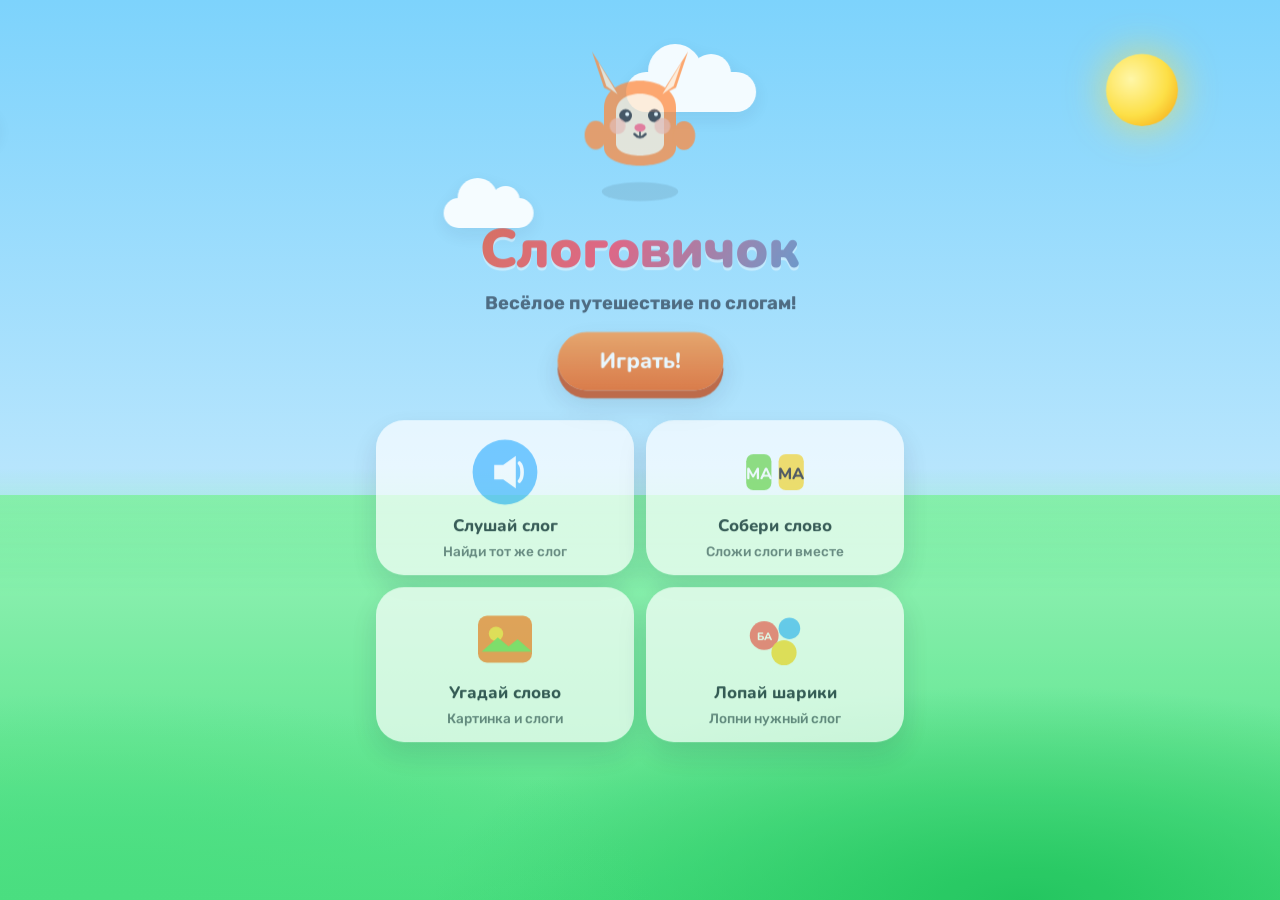
<file: index.html>
<!DOCTYPE html>
<html lang="ru">
<head>
  <meta charset="UTF-8" />
  <meta http-equiv="refresh" content="0; url=syllable-game/" />
  <title>Слоговичок</title>
  <link rel="canonical" href="syllable-game/" />
</head>
<body>
  <p><a href="syllable-game/">Открыть игру «Слоговичок»</a></p>
</body>
</html>
</file>
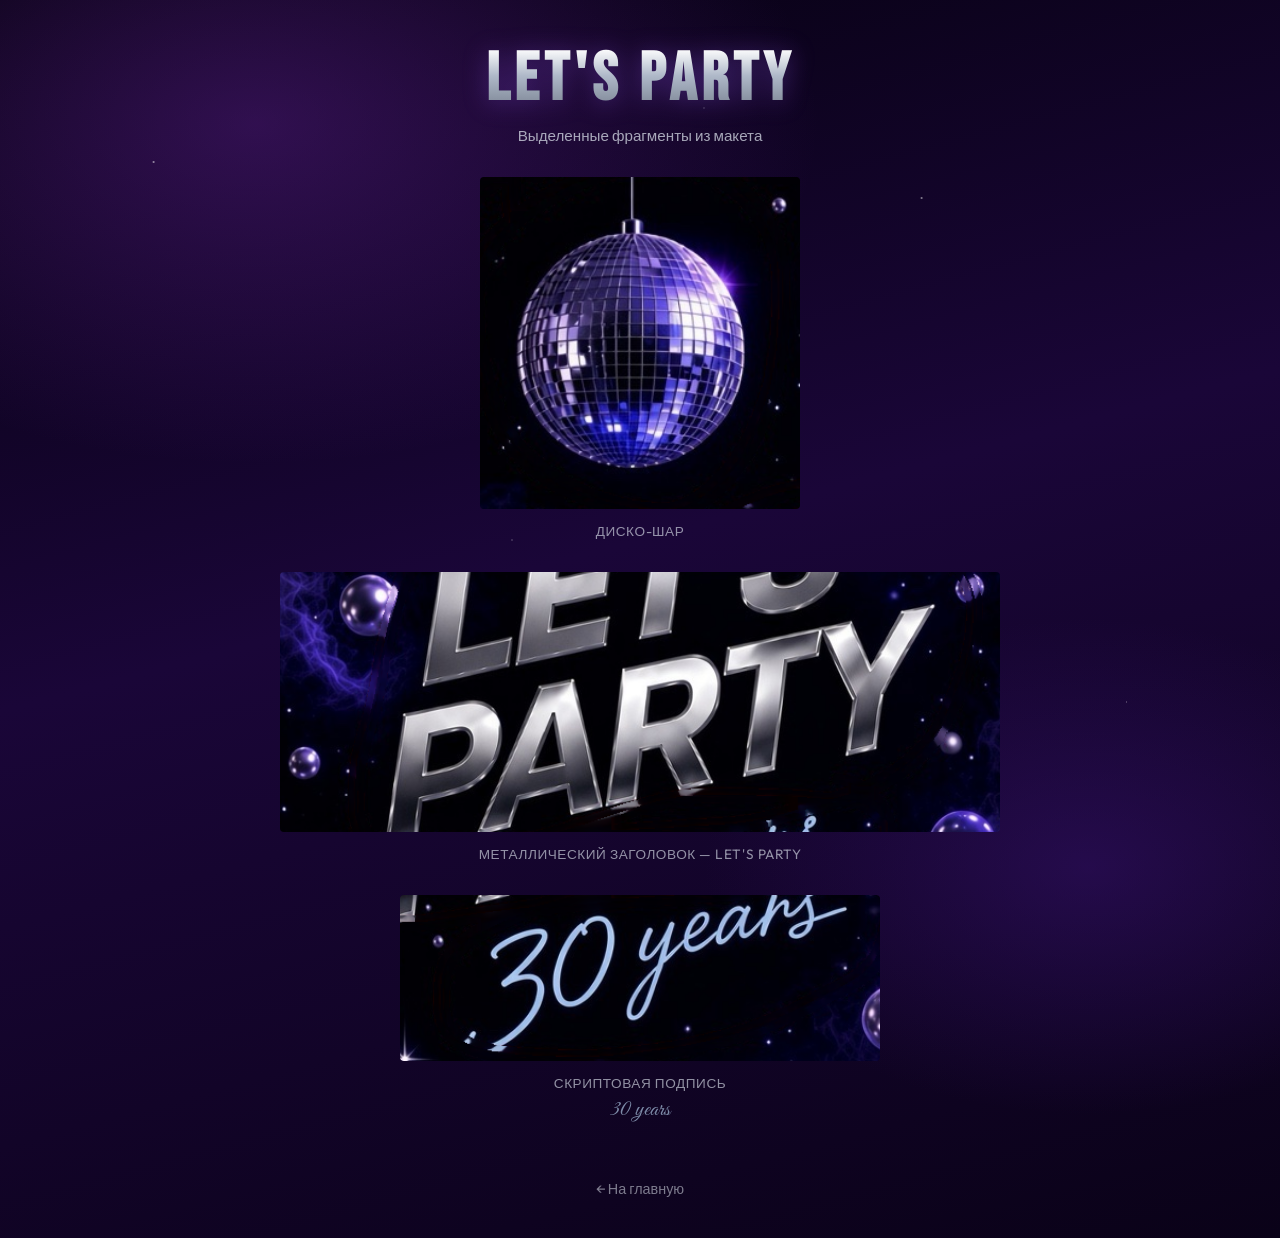
<file: party-fragments/index.html>
<!DOCTYPE html>
<html lang="ru">
<head>
  <meta charset="UTF-8" />
  <meta name="viewport" content="width=device-width, initial-scale=1" />
  <title>Выделенные фрагменты — Let's Party</title>
  <link rel="preconnect" href="https://fonts.googleapis.com" />
  <link rel="preconnect" href="https://fonts.gstatic.com" crossorigin />
  <link href="https://fonts.googleapis.com/css2?family=Bebas+Neue&family=Great+Vibes&family=Outfit:wght@300;500&display=swap" rel="stylesheet" />
  <style>
    :root {
      --bg-deep: #05010f;
      --bg-mid: #1a0638;
      --silver: #d8dee8;
      --script: #b8d4f0;
      --glow: #9b5cff;
    }

    * { box-sizing: border-box; margin: 0; padding: 0; }

    body {
      min-height: 100vh;
      font-family: Outfit, sans-serif;
      color: var(--silver);
      background:
        radial-gradient(ellipse 80% 50% at 20% 10%, rgba(120, 40, 180, 0.35), transparent 55%),
        radial-gradient(ellipse 60% 40% at 85% 70%, rgba(60, 20, 120, 0.45), transparent 50%),
        linear-gradient(165deg, var(--bg-deep), var(--bg-mid) 45%, #0a0218);
      overflow-x: hidden;
    }

    body::before {
      content: "";
      position: fixed;
      inset: 0;
      background-image:
        radial-gradient(1.5px 1.5px at 12% 18%, rgba(255,255,255,.7), transparent),
        radial-gradient(1px 1px at 40% 60%, rgba(255,255,255,.5), transparent),
        radial-gradient(1.5px 1.5px at 72% 22%, rgba(255,255,255,.65), transparent),
        radial-gradient(1px 1px at 88% 78%, rgba(255,255,255,.45), transparent),
        radial-gradient(1px 1px at 55% 12%, rgba(255,255,255,.4), transparent);
      pointer-events: none;
      animation: twinkle 6s ease-in-out infinite alternate;
    }

    @keyframes twinkle {
      from { opacity: 0.55; }
      to { opacity: 1; }
    }

    @keyframes float-y {
      from { transform: translateY(0); }
      to { transform: translateY(-10px); }
    }

    @keyframes fade-up {
      from { opacity: 0; transform: translateY(24px); }
      to { opacity: 1; transform: translateY(0); }
    }

    header {
      padding: 2.5rem 1.25rem 1rem;
      text-align: center;
      animation: fade-up 0.8s ease both;
    }

    header h1 {
      font-family: Bebas Neue, sans-serif;
      font-size: clamp(2.4rem, 8vw, 4.2rem);
      letter-spacing: 0.08em;
      background: linear-gradient(180deg, #fff 10%, #aeb8c8 45%, #6a7382 100%);
      -webkit-background-clip: text;
      background-clip: text;
      color: transparent;
      filter: drop-shadow(0 2px 12px rgba(155, 92, 255, 0.35));
    }

    header p {
      margin-top: 0.35rem;
      font-weight: 300;
      opacity: 0.75;
      font-size: 0.95rem;
    }

    .gallery {
      max-width: 980px;
      margin: 0 auto;
      padding: 1rem 1.25rem 3.5rem;
      display: grid;
      gap: 2rem;
    }

    figure {
      margin: 0;
      text-align: center;
      animation: fade-up 0.9s ease both;
    }

    figure:nth-child(1) { animation-delay: 0.1s; }
    figure:nth-child(2) { animation-delay: 0.25s; }
    figure:nth-child(3) { animation-delay: 0.4s; }

    figure img {
      display: block;
      width: 100%;
      height: auto;
      margin-inline: auto;
      border-radius: 4px;
      animation: float-y 4.5s ease-in-out infinite alternate;
    }

    figure:nth-child(2) img { animation-delay: 0.6s; max-width: 720px; }
    figure:nth-child(3) img { animation-delay: 1.2s; max-width: 480px; }
    figure:nth-child(1) img { max-width: 320px; }

    figcaption {
      margin-top: 0.85rem;
      font-size: 0.85rem;
      letter-spacing: 0.04em;
      text-transform: uppercase;
      opacity: 0.65;
    }

    figcaption .script {
      display: block;
      margin-top: 0.2rem;
      font-family: Great Vibes, cursive;
      font-size: 1.45rem;
      text-transform: none;
      letter-spacing: 0;
      color: var(--script);
      opacity: 1;
    }

    .back {
      display: block;
      text-align: center;
      padding-bottom: 2.5rem;
      color: rgba(216, 222, 232, 0.55);
      text-decoration: none;
      font-size: 0.9rem;
    }

    .back:hover { color: var(--glow); }
  </style>
</head>
<body>
  <header>
    <h1>LET'S PARTY</h1>
    <p>Выделенные фрагменты из макета</p>
  </header>

  <main class="gallery">
    <figure>
      <img src="disco-ball.png" alt="Диско-шар" width="265" height="275" />
      <figcaption>Диско-шар</figcaption>
    </figure>

    <figure>
      <img src="lets-party.png" alt="Надпись LET'S PARTY" width="670" height="245" />
      <figcaption>Металлический заголовок — LET'S PARTY</figcaption>
    </figure>

    <figure>
      <img src="30-years.png" alt="Надпись 30 years" width="435" height="145" />
      <figcaption>Скриптовая подпись <span class="script">30 years</span></figcaption>
    </figure>
  </main>

  <a class="back" href="../">← На главную</a>
</body>
</html>
</file>
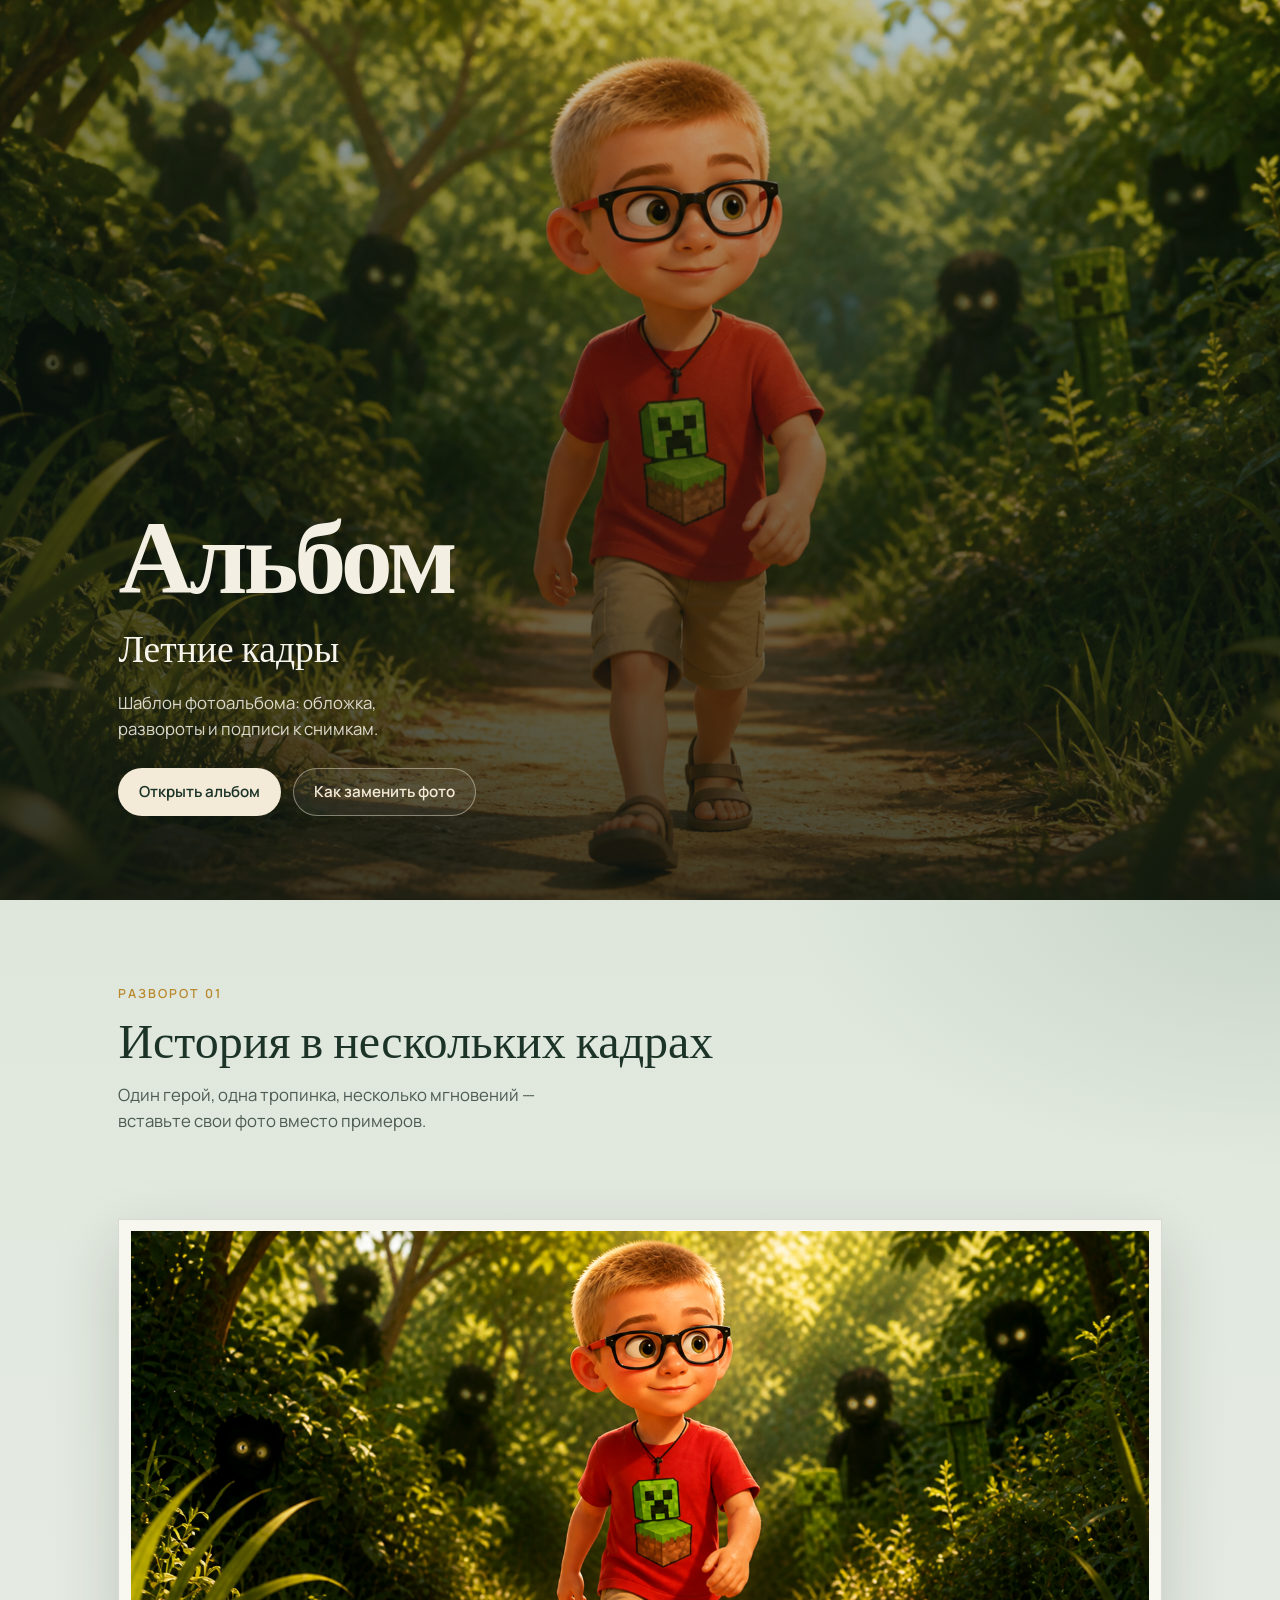
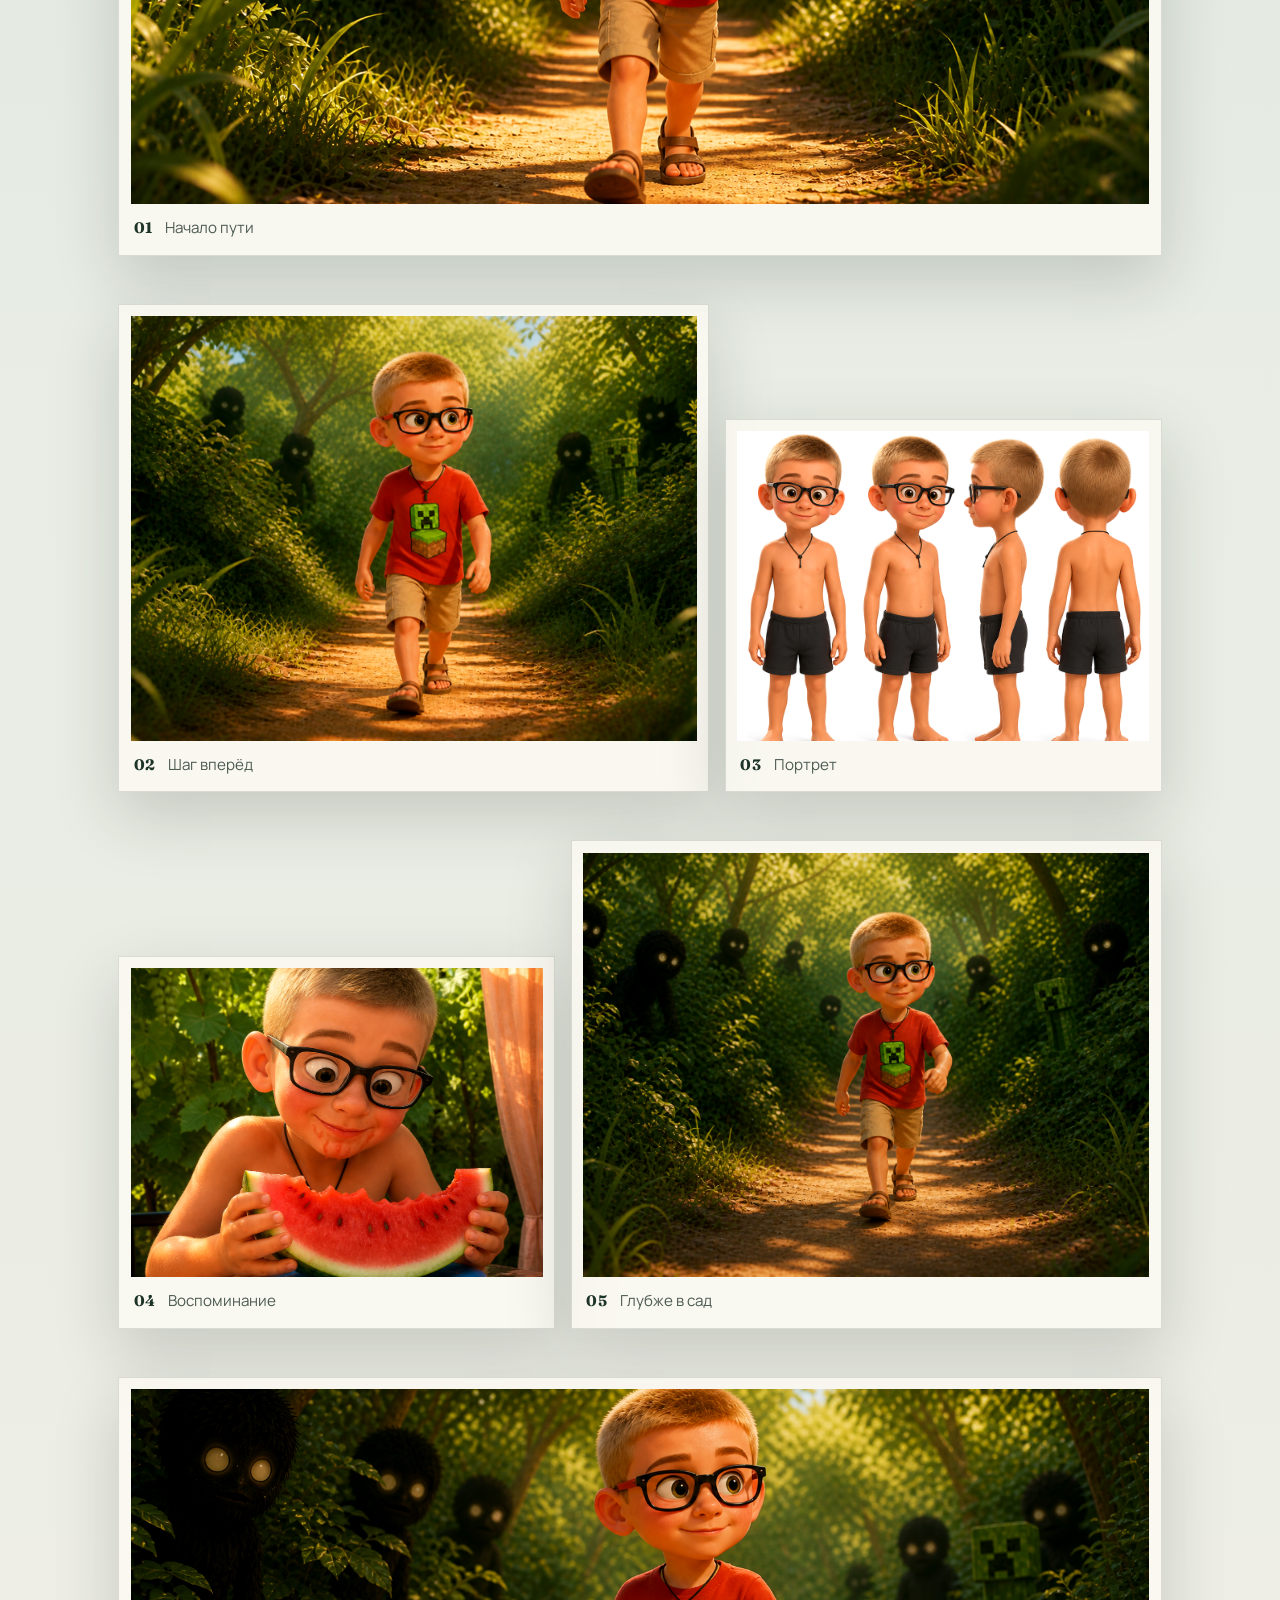
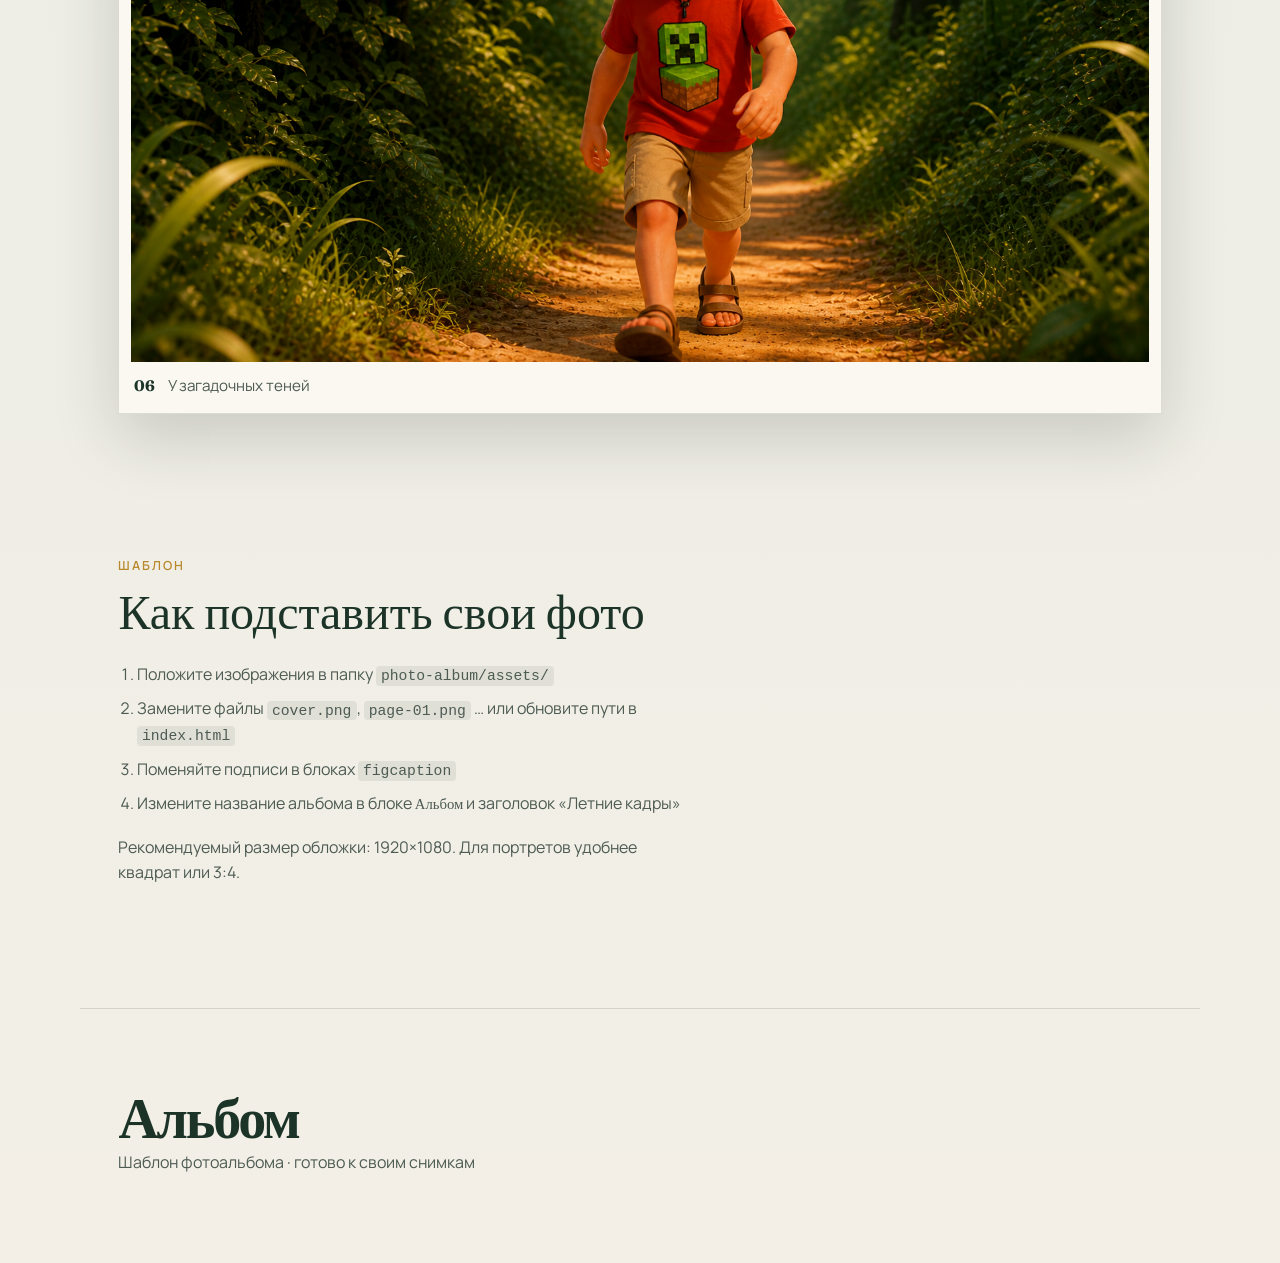
<file: photo-album/index.html>
<!DOCTYPE html>
<html lang="ru">
<head>
  <meta charset="UTF-8" />
  <meta name="viewport" content="width=device-width, initial-scale=1" />
  <title>Альбом — шаблон фотоальбома</title>
  <link rel="preconnect" href="https://fonts.googleapis.com" />
  <link rel="preconnect" href="https://fonts.gstatic.com" crossorigin />
  <link href="https://fonts.googleapis.com/css2?family=Fraunces:opsz,wght@9..144,500;9..144,700&family=Manrope:wght@400;500;600&display=swap" rel="stylesheet" />
  <link rel="stylesheet" href="css/style.css" />
</head>
<body>
  <header class="hero">
    <div class="hero__media" aria-hidden="true">
      <img src="assets/cover.png" alt="" class="hero__image" />
      <div class="hero__veil"></div>
    </div>

    <div class="hero__content">
      <p class="brand">Альбом</p>
      <h1 class="hero__title">Летние кадры</h1>
      <p class="hero__lead">Шаблон фотоальбома: обложка, развороты и подписи к снимкам.</p>
      <div class="hero__actions">
        <a class="btn btn--primary" href="#spreads">Открыть альбом</a>
        <a class="btn btn--ghost" href="#how">Как заменить фото</a>
      </div>
    </div>
  </header>

  <main>
    <section class="intro" id="intro">
      <p class="eyebrow">Разворот 01</p>
      <h2>История в нескольких кадрах</h2>
      <p class="section-lead">Один герой, одна тропинка, несколько мгновений — вставьте свои фото вместо примеров.</p>
    </section>

    <section class="spreads" id="spreads">
      <article class="spread spread--featured">
        <figure class="photo photo--wide">
          <img src="assets/page-01.png" alt="Персонаж идёт по садовой тропинке" data-full="assets/page-01.png" />
          <figcaption>
            <span class="photo__label">01</span>
            <span>Начало пути</span>
          </figcaption>
        </figure>
      </article>

      <article class="spread spread--pair">
        <figure class="photo">
          <img src="assets/page-02.png" alt="Шаг вперёд по тропинке" data-full="assets/page-02.png" />
          <figcaption>
            <span class="photo__label">02</span>
            <span>Шаг вперёд</span>
          </figcaption>
        </figure>
        <figure class="photo">
          <img src="assets/portrait.png" alt="Портрет персонажа на белом фоне" data-full="assets/portrait.png" />
          <figcaption>
            <span class="photo__label">03</span>
            <span>Портрет</span>
          </figcaption>
        </figure>
      </article>

      <article class="spread spread--pair spread--reverse">
        <figure class="photo">
          <img src="assets/memory.png" alt="Тёплый летний снимок" data-full="assets/memory.png" />
          <figcaption>
            <span class="photo__label">04</span>
            <span>Воспоминание</span>
          </figcaption>
        </figure>
        <figure class="photo">
          <img src="assets/page-03.png" alt="Глубже в сад" data-full="assets/page-03.png" />
          <figcaption>
            <span class="photo__label">05</span>
            <span>Глубже в сад</span>
          </figcaption>
        </figure>
      </article>

      <article class="spread spread--featured">
        <figure class="photo photo--wide">
          <img src="assets/page-04.png" alt="У загадочных кустов" data-full="assets/page-04.png" />
          <figcaption>
            <span class="photo__label">06</span>
            <span>У загадочных теней</span>
          </figcaption>
        </figure>
      </article>
    </section>

    <section class="how" id="how">
      <p class="eyebrow">Шаблон</p>
      <h2>Как подставить свои фото</h2>
      <ol class="how__list">
        <li>Положите изображения в папку <code>photo-album/assets/</code></li>
        <li>Замените файлы <code>cover.png</code>, <code>page-01.png</code> … или обновите пути в <code>index.html</code></li>
        <li>Поменяйте подписи в блоках <code>figcaption</code></li>
        <li>Измените название альбома в блоке <code class="brand-inline">Альбом</code> и заголовок «Летние кадры»</li>
      </ol>
      <p class="how__note">Рекомендуемый размер обложки: 1920×1080. Для портретов удобнее квадрат или 3:4.</p>
    </section>
  </main>

  <footer class="footer">
    <p class="brand brand--footer">Альбом</p>
    <p>Шаблон фотоальбома · готово к своим снимкам</p>
  </footer>

  <div class="lightbox" id="lightbox" hidden>
    <button type="button" class="lightbox__close" aria-label="Закрыть">×</button>
    <img class="lightbox__image" alt="" />
  </div>

  <script src="js/album.js"></script>
</body>
</html>
</file>
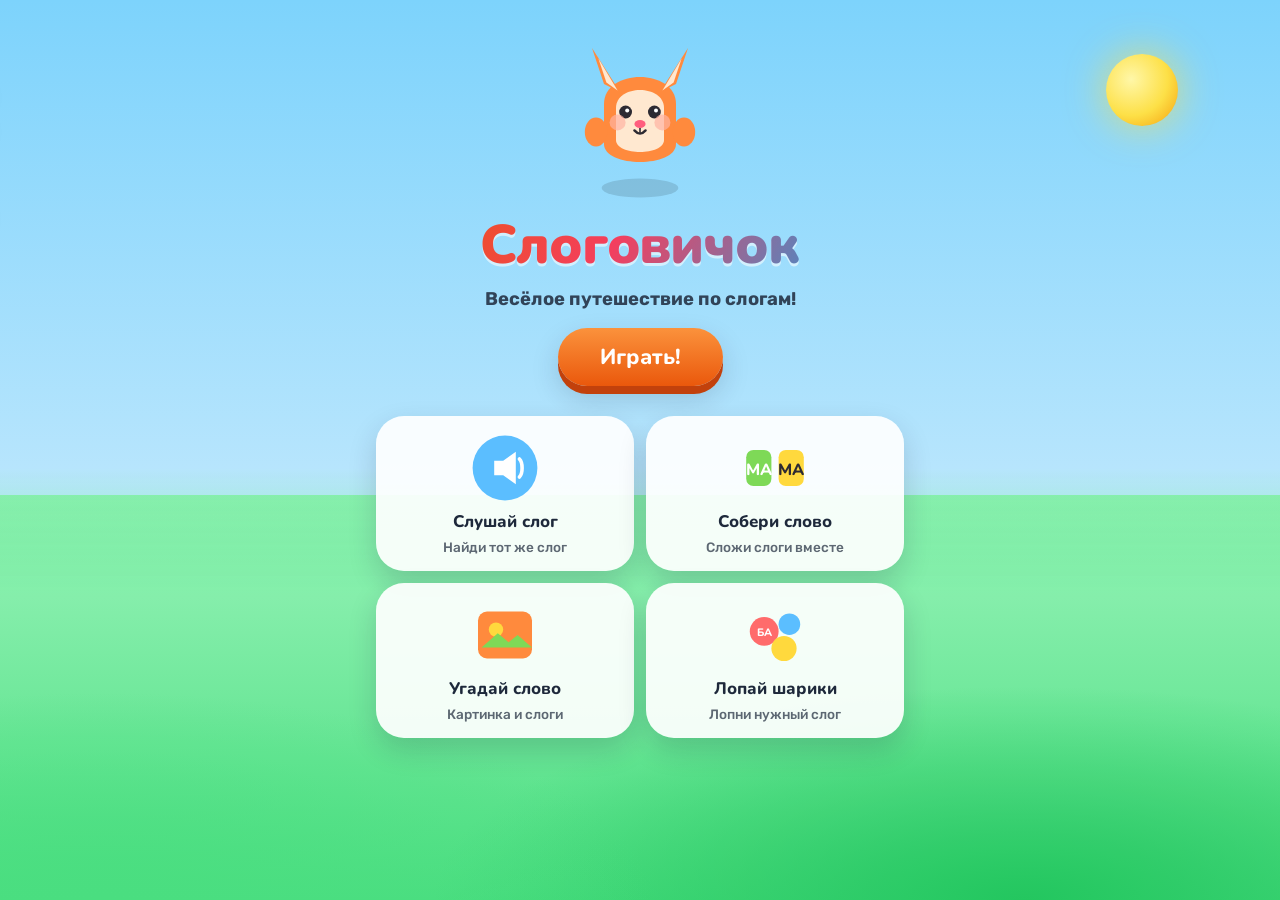
<file: syllable-game/index.html>
<!DOCTYPE html>
<html lang="ru">
<head>
  <meta charset="UTF-8" />
  <meta name="viewport" content="width=device-width, initial-scale=1.0, maximum-scale=1.0, user-scalable=no" />
  <title>Слоговичок — учимся читать!</title>
  <link rel="preconnect" href="https://fonts.googleapis.com" />
  <link rel="preconnect" href="https://fonts.gstatic.com" crossorigin />
  <link href="https://fonts.googleapis.com/css2?family=Nunito:wght@700;800;900&family=Rubik:wght@500;700;800&display=swap" rel="stylesheet" />
  <link rel="stylesheet" href="css/style.css" />
</head>
<body>
  <div class="sky" aria-hidden="true">
    <div class="cloud cloud-1"></div>
    <div class="cloud cloud-2"></div>
    <div class="cloud cloud-3"></div>
    <div class="sun"></div>
    <div class="hills"></div>
  </div>

  <div id="app">
    <!-- HOME -->
    <section id="screen-home" class="screen active">
      <div class="hero">
        <div class="mascot-wrap bounce-soft" id="mascot-home">
          <!-- Friendly fox SVG -->
          <svg class="mascot" viewBox="0 0 200 220" aria-hidden="true">
            <ellipse cx="100" cy="200" rx="48" ry="12" fill="rgba(0,0,0,.12)"/>
            <path d="M55 95 C55 50 145 50 145 95 L145 145 C145 175 55 175 55 145 Z" fill="#FF8A3D"/>
            <path d="M70 100 C70 70 130 70 130 100 L130 140 C130 160 70 160 70 140 Z" fill="#FFE8D0"/>
            <path d="M55 70 L40 25 L75 80 Z" fill="#FF8A3D"/>
            <path d="M145 70 L160 25 L125 80 Z" fill="#FF8A3D"/>
            <path d="M58 68 L48 38 L72 78 Z" fill="#FFE8D0"/>
            <path d="M142 68 L152 38 L128 78 Z" fill="#FFE8D0"/>
            <circle cx="82" cy="105" r="8" fill="#2D2A32"/>
            <circle cx="118" cy="105" r="8" fill="#2D2A32"/>
            <circle cx="84" cy="103" r="2.5" fill="#fff"/>
            <circle cx="120" cy="103" r="2.5" fill="#fff"/>
            <ellipse cx="100" cy="120" rx="7" ry="5" fill="#FF5E7E"/>
            <path d="M93 128 Q100 136 107 128" stroke="#2D2A32" stroke-width="3" fill="none" stroke-linecap="round"/>
            <path d="M100 125 L100 132" stroke="#2D2A32" stroke-width="2"/>
            <ellipse cx="45" cy="130" rx="14" ry="18" fill="#FF8A3D" class="paw-left"/>
            <ellipse cx="155" cy="130" rx="14" ry="18" fill="#FF8A3D" class="paw-right"/>
            <circle cx="72" cy="118" r="10" fill="#FFB4A2" opacity=".7"/>
            <circle cx="128" cy="118" r="10" fill="#FFB4A2" opacity=".7"/>
          </svg>
        </div>
        <h1 class="brand">Слоговичок</h1>
        <p class="tagline">Весёлое путешествие по слогам!</p>
        <button class="btn btn-primary pulse" id="btn-start">Играть!</button>
      </div>

      <div class="mode-grid" id="mode-grid">
        <button class="mode-card" data-mode="listen">
          <span class="mode-icon" aria-hidden="true">
            <svg viewBox="0 0 80 80"><circle cx="40" cy="40" r="36" fill="#5BBEFF"/><path d="M28 32v16h10l14 10V22L38 32H28z" fill="#fff"/><path d="M56 30c4 4 4 16 0 20" stroke="#fff" stroke-width="4" fill="none" stroke-linecap="round"/></svg>
          </span>
          <span class="mode-title">Слушай слог</span>
          <span class="mode-desc">Найди тот же слог</span>
        </button>
        <button class="mode-card" data-mode="build">
          <span class="mode-icon" aria-hidden="true">
            <svg viewBox="0 0 80 80"><rect x="8" y="20" width="28" height="40" rx="8" fill="#7ED957"/><rect x="44" y="20" width="28" height="40" rx="8" fill="#FFD93D"/><text x="22" y="48" text-anchor="middle" fill="#fff" font-size="18" font-weight="800" font-family="Nunito">МА</text><text x="58" y="48" text-anchor="middle" fill="#2D2A32" font-size="18" font-weight="800" font-family="Nunito">МА</text></svg>
          </span>
          <span class="mode-title">Собери слово</span>
          <span class="mode-desc">Сложи слоги вместе</span>
        </button>
        <button class="mode-card" data-mode="picture">
          <span class="mode-icon" aria-hidden="true">
            <svg viewBox="0 0 80 80"><rect x="10" y="14" width="60" height="52" rx="10" fill="#FF8A3D"/><circle cx="30" cy="34" r="8" fill="#FFD93D"/><path d="M14 54l18-16 12 10 10-8 16 14H14z" fill="#7ED957"/></svg>
          </span>
          <span class="mode-title">Угадай слово</span>
          <span class="mode-desc">Картинка и слоги</span>
        </button>
        <button class="mode-card" data-mode="pop">
          <span class="mode-icon" aria-hidden="true">
            <svg viewBox="0 0 80 80"><circle cx="28" cy="36" r="16" fill="#FF6B6B"/><circle cx="56" cy="28" r="12" fill="#5BBEFF"/><circle cx="50" cy="55" r="14" fill="#FFD93D"/><text x="28" y="41" text-anchor="middle" fill="#fff" font-size="12" font-weight="800" font-family="Nunito">БА</text></svg>
          </span>
          <span class="mode-title">Лопай шарики</span>
          <span class="mode-desc">Лопни нужный слог</span>
        </button>
      </div>
    </section>

    <!-- GAME -->
    <section id="screen-game" class="screen">
      <header class="game-bar">
        <button class="btn btn-icon" id="btn-home" aria-label="На главную">←</button>
        <div class="stars" id="stars" aria-label="Звёздочки">
          <span class="star" data-i="0">★</span>
          <span class="star" data-i="1">★</span>
          <span class="star" data-i="2">★</span>
          <span class="star" data-i="3">★</span>
          <span class="star" data-i="4">★</span>
        </div>
        <div class="score-pill" id="score">0</div>
      </header>

      <div class="prompt-area">
        <div class="picture-frame" id="picture-frame" hidden></div>
        <p class="prompt-text" id="prompt-text"></p>
        <button class="btn btn-speak" id="btn-speak" aria-label="Послушать">🔊</button>
      </div>

      <div class="play-area" id="play-area"></div>

      <div class="feedback" id="feedback" aria-live="polite"></div>
    </section>

    <!-- WIN -->
    <section id="screen-win" class="screen">
      <div class="win-card">
        <div class="mascot-wrap celebrate" id="mascot-win"></div>
        <h2>Ура! Ты молодец!</h2>
        <p class="win-score">Звёздочек: <span id="win-stars">0</span></p>
        <div class="win-actions">
          <button class="btn btn-primary" id="btn-again">Ещё раз</button>
          <button class="btn btn-secondary" id="btn-menu">В меню</button>
        </div>
      </div>
      <div class="confetti" id="confetti" aria-hidden="true"></div>
    </section>
  </div>

  <script src="js/illustrations.js"></script>
  <script src="js/data.js"></script>
  <script src="js/game.js"></script>
</body>
</html>
</file>
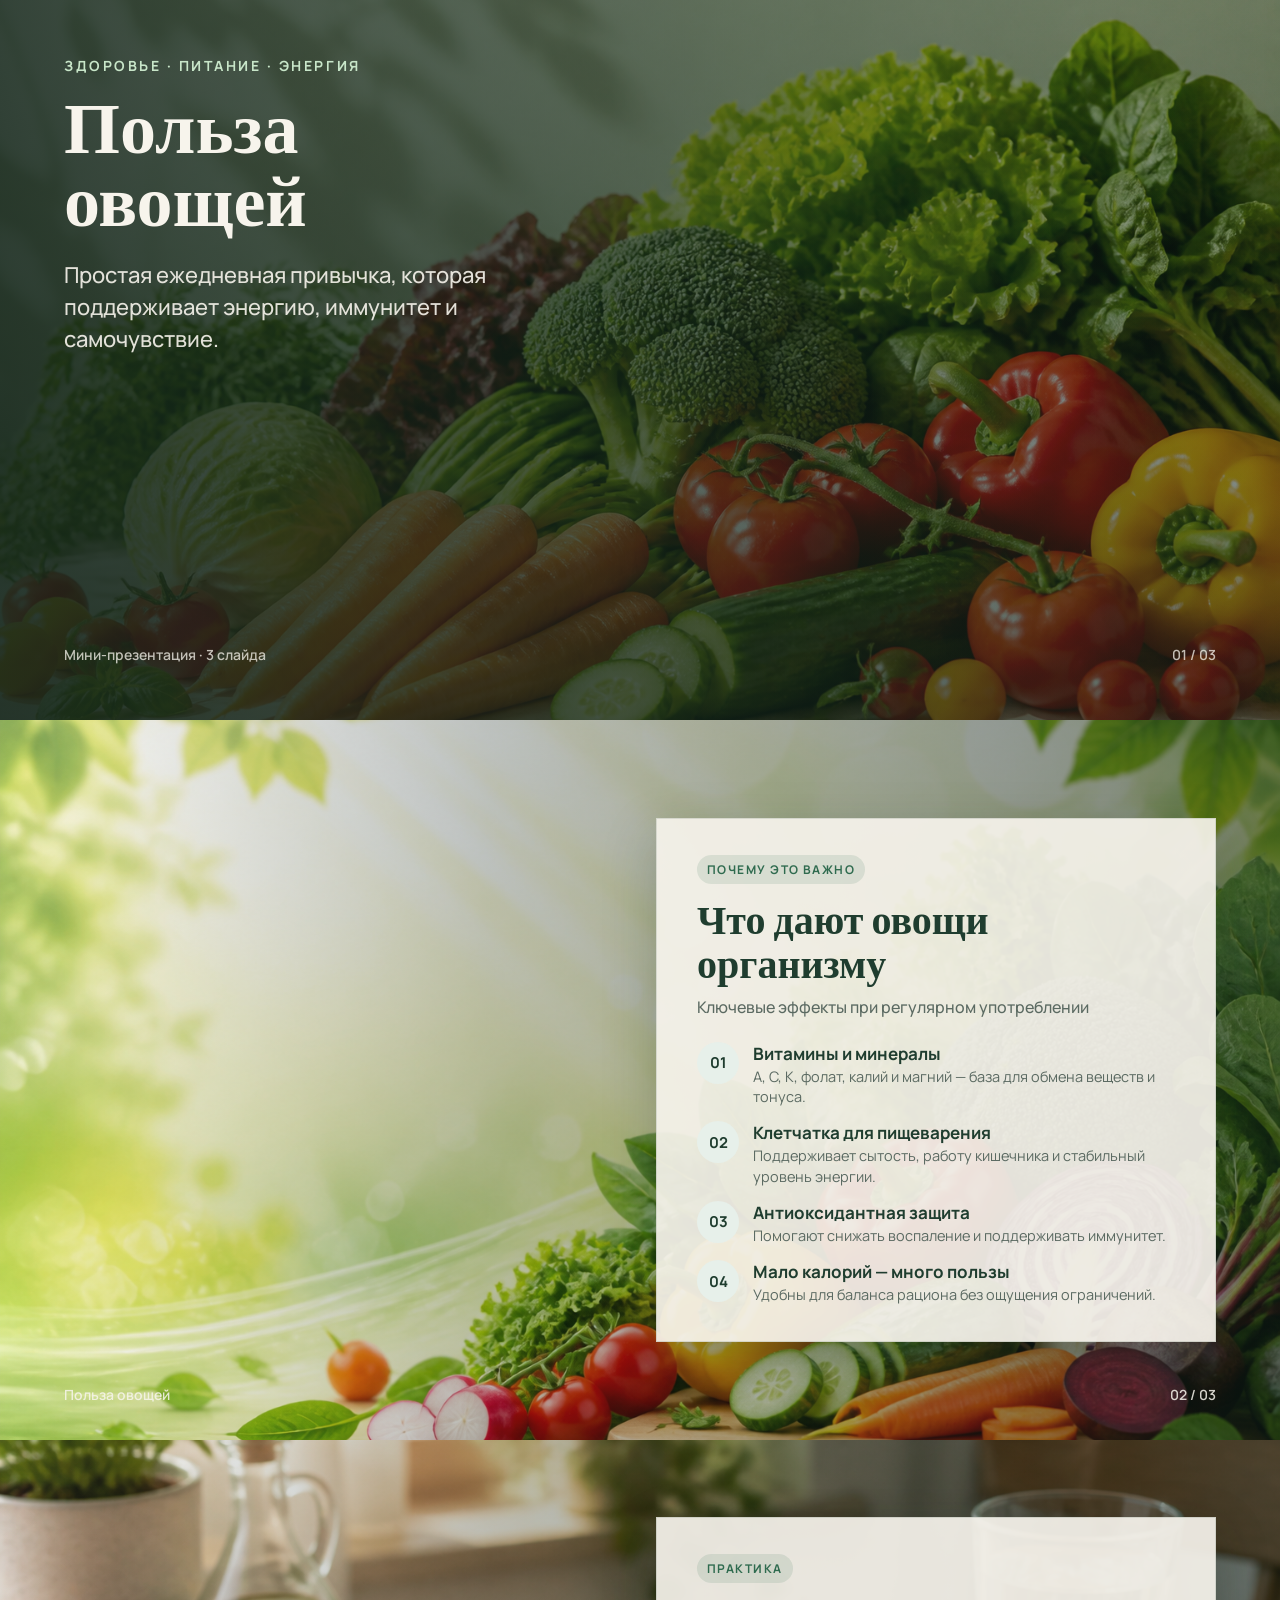
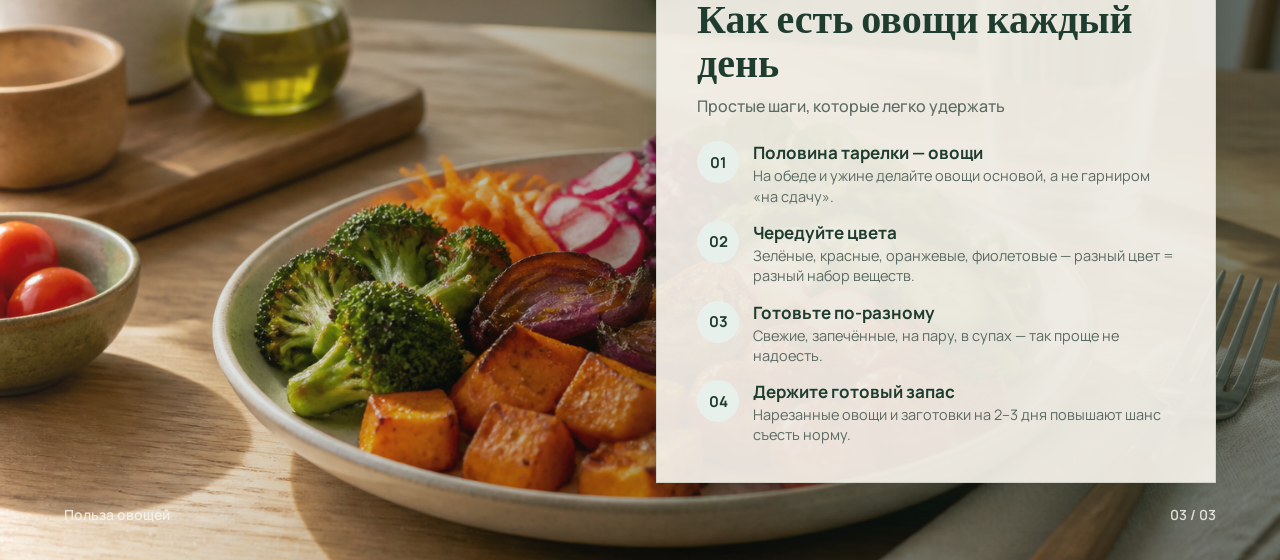
<file: vegetables-presentation/index.html>
<!DOCTYPE html>
<html lang="ru">
<head>
  <meta charset="UTF-8" />
  <title>Польза овощей — презентация</title>
  <link rel="preconnect" href="https://fonts.googleapis.com" />
  <link rel="preconnect" href="https://fonts.gstatic.com" crossorigin />
  <link href="https://fonts.googleapis.com/css2?family=Fraunces:opsz,wght@9..144,600;9..144,700&family=Manrope:wght@400;500;600;700&display=swap" rel="stylesheet" />
  <style>
    @page {
      size: 338.67mm 190.5mm;
      margin: 0;
    }

    :root {
      --green-deep: #1f3d2f;
      --green: #2f6b4f;
      --green-soft: #e7f0ea;
      --sand: #f7f4ec;
      --ink: #1c2420;
      --muted: #5b6a62;
      --accent: #c9a227;
      --leaf: #7cb342;
      --card: rgba(247, 244, 236, 0.92);
    }

    * { box-sizing: border-box; margin: 0; padding: 0; }

    html, body {
      width: 1280px;
      background: #111;
      font-family: "Manrope", sans-serif;
      color: var(--ink);
      -webkit-print-color-adjust: exact;
      print-color-adjust: exact;
    }

    .slide {
      width: 1280px;
      height: 720px;
      position: relative;
      overflow: hidden;
      page-break-after: always;
      break-after: page;
    }

    .slide:last-child {
      page-break-after: auto;
      break-after: auto;
    }

    .bg {
      position: absolute;
      inset: 0;
      width: 100%;
      height: 100%;
      object-fit: cover;
    }

    .veil {
      position: absolute;
      inset: 0;
    }

    .content {
      position: relative;
      z-index: 2;
      height: 100%;
      padding: 56px 64px;
      display: flex;
      flex-direction: column;
    }

    .eyebrow {
      font-size: 14px;
      font-weight: 700;
      letter-spacing: 0.18em;
      text-transform: uppercase;
      color: #c8e6c9;
      margin-bottom: 16px;
    }

    h1 {
      font-family: "Fraunces", Georgia, serif;
      font-size: 72px;
      line-height: 1.02;
      font-weight: 700;
      color: #f7f4ec;
      max-width: 10ch;
      margin-bottom: 22px;
    }

    .lead {
      font-size: 22px;
      line-height: 1.45;
      color: rgba(247, 244, 236, 0.9);
      max-width: 34ch;
      font-weight: 500;
    }

    .footer-meta {
      margin-top: auto;
      display: flex;
      justify-content: space-between;
      align-items: center;
      color: rgba(247, 244, 236, 0.75);
      font-size: 14px;
      font-weight: 600;
    }

    .panel {
      width: 560px;
      background: var(--card);
      border: 1px solid rgba(31, 61, 47, 0.12);
      padding: 36px 40px;
      box-shadow: 0 18px 50px rgba(20, 40, 28, 0.22);
    }

    .panel h2 {
      font-family: "Fraunces", Georgia, serif;
      font-size: 40px;
      line-height: 1.1;
      color: var(--green-deep);
      margin-bottom: 10px;
    }

    .panel .sub {
      color: var(--muted);
      font-size: 16px;
      margin-bottom: 24px;
      font-weight: 500;
    }

    .list {
      list-style: none;
      display: grid;
      gap: 14px;
    }

    .list li {
      display: grid;
      grid-template-columns: 42px 1fr;
      gap: 14px;
      align-items: start;
    }

    .num {
      width: 42px;
      height: 42px;
      border-radius: 50%;
      background: var(--green-soft);
      color: var(--green-deep);
      display: grid;
      place-items: center;
      font-weight: 700;
      font-size: 15px;
    }

    .item-title {
      font-weight: 700;
      font-size: 17px;
      color: var(--green-deep);
      margin-bottom: 2px;
    }

    .item-text {
      font-size: 14.5px;
      line-height: 1.4;
      color: var(--muted);
    }

    .slide-1 .veil {
      background:
        linear-gradient(90deg, rgba(18, 36, 26, 0.82) 0%, rgba(18, 36, 26, 0.55) 46%, rgba(18, 36, 26, 0.18) 100%),
        linear-gradient(180deg, rgba(18, 36, 26, 0.15), rgba(18, 36, 26, 0.55));
    }

    .slide-2 .veil,
    .slide-3 .veil {
      background:
        linear-gradient(90deg, rgba(247, 244, 236, 0.08) 0%, rgba(20, 36, 28, 0.28) 38%, rgba(20, 36, 28, 0.55) 100%);
    }

    .slide-2 .content,
    .slide-3 .content {
      align-items: flex-end;
      justify-content: center;
    }

    .slide-2 .footer-meta,
    .slide-3 .footer-meta {
      position: absolute;
      left: 64px;
      right: 64px;
      bottom: 36px;
      width: auto;
      color: rgba(247, 244, 236, 0.85);
    }

    .badge {
      display: inline-block;
      background: rgba(47, 107, 79, 0.12);
      color: var(--green);
      font-size: 12px;
      font-weight: 700;
      letter-spacing: 0.12em;
      text-transform: uppercase;
      padding: 6px 10px;
      border-radius: 999px;
      margin-bottom: 14px;
    }
  </style>
</head>
<body>
  <!-- Слайд 1 -->
  <section class="slide slide-1">
    <img class="bg" src="assets/slide1.png" alt="" />
    <div class="veil"></div>
    <div class="content">
      <p class="eyebrow">Здоровье · Питание · Энергия</p>
      <h1>Польза овощей</h1>
      <p class="lead">Простая ежедневная привычка, которая поддерживает энергию, иммунитет и самочувствие.</p>
      <div class="footer-meta">
        <span>Мини-презентация · 3 слайда</span>
        <span>01 / 03</span>
      </div>
    </div>
  </section>

  <!-- Слайд 2 -->
  <section class="slide slide-2">
    <img class="bg" src="assets/slide2.png" alt="" />
    <div class="veil"></div>
    <div class="content">
      <div class="panel">
        <div class="badge">Почему это важно</div>
        <h2>Что дают овощи организму</h2>
        <p class="sub">Ключевые эффекты при регулярном употреблении</p>
        <ul class="list">
          <li>
            <div class="num">01</div>
            <div>
              <div class="item-title">Витамины и минералы</div>
              <div class="item-text">A, C, K, фолат, калий и магний — база для обмена веществ и тонуса.</div>
            </div>
          </li>
          <li>
            <div class="num">02</div>
            <div>
              <div class="item-title">Клетчатка для пищеварения</div>
              <div class="item-text">Поддерживает сытость, работу кишечника и стабильный уровень энергии.</div>
            </div>
          </li>
          <li>
            <div class="num">03</div>
            <div>
              <div class="item-title">Антиоксидантная защита</div>
              <div class="item-text">Помогают снижать воспаление и поддерживать иммунитет.</div>
            </div>
          </li>
          <li>
            <div class="num">04</div>
            <div>
              <div class="item-title">Мало калорий — много пользы</div>
              <div class="item-text">Удобны для баланса рациона без ощущения ограничений.</div>
            </div>
          </li>
        </ul>
      </div>
      <div class="footer-meta">
        <span>Польза овощей</span>
        <span>02 / 03</span>
      </div>
    </div>
  </section>

  <!-- Слайд 3 -->
  <section class="slide slide-3">
    <img class="bg" src="assets/slide3.png" alt="" />
    <div class="veil"></div>
    <div class="content">
      <div class="panel">
        <div class="badge">Практика</div>
        <h2>Как есть овощи каждый день</h2>
        <p class="sub">Простые шаги, которые легко удержать</p>
        <ul class="list">
          <li>
            <div class="num">01</div>
            <div>
              <div class="item-title">Половина тарелки — овощи</div>
              <div class="item-text">На обеде и ужине делайте овощи основой, а не гарниром «на сдачу».</div>
            </div>
          </li>
          <li>
            <div class="num">02</div>
            <div>
              <div class="item-title">Чередуйте цвета</div>
              <div class="item-text">Зелёные, красные, оранжевые, фиолетовые — разный цвет = разный набор веществ.</div>
            </div>
          </li>
          <li>
            <div class="num">03</div>
            <div>
              <div class="item-title">Готовьте по-разному</div>
              <div class="item-text">Свежие, запечённые, на пару, в супах — так проще не надоесть.</div>
            </div>
          </li>
          <li>
            <div class="num">04</div>
            <div>
              <div class="item-title">Держите готовый запас</div>
              <div class="item-text">Нарезанные овощи и заготовки на 2–3 дня повышают шанс съесть норму.</div>
            </div>
          </li>
        </ul>
      </div>
      <div class="footer-meta">
        <span>Польза овощей</span>
        <span>03 / 03</span>
      </div>
    </div>
  </section>
</body>
</html>
</file>
<file: photo-album/css/style.css>
:root {
  --bg-top: #d7e2d6;
  --bg-mid: #e7ece4;
  --bg-bottom: #f3efe6;
  --ink: #1f2a24;
  --ink-soft: #4d5b53;
  --brand: #1c3328;
  --accent: #b8892d;
  --line: rgba(31, 42, 36, 0.14);
  --paper: rgba(255, 252, 246, 0.72);
  --shadow: 0 24px 60px rgba(28, 40, 32, 0.18);
  --font-display: "Fraunces", Georgia, serif;
  --font-body: "Manrope", system-ui, sans-serif;
  --space: clamp(1rem, 3vw, 2.5rem);
  --max: 1120px;
}

*,
*::before,
*::after {
  box-sizing: border-box;
}

html {
  scroll-behavior: smooth;
}

body {
  margin: 0;
  color: var(--ink);
  font-family: var(--font-body);
  line-height: 1.55;
  background:
    radial-gradient(1200px 600px at 10% -10%, rgba(184, 137, 45, 0.18), transparent 60%),
    radial-gradient(900px 500px at 100% 20%, rgba(84, 120, 96, 0.16), transparent 55%),
    linear-gradient(180deg, var(--bg-top), var(--bg-mid) 42%, var(--bg-bottom));
  min-height: 100vh;
}

img {
  display: block;
  max-width: 100%;
  height: auto;
}

a {
  color: inherit;
  text-decoration: none;
}

code {
  font-family: ui-monospace, SFMono-Regular, Menlo, Consolas, monospace;
  font-size: 0.92em;
  background: rgba(28, 51, 40, 0.08);
  padding: 0.12em 0.35em;
  border-radius: 4px;
}

.hero {
  position: relative;
  min-height: 100svh;
  display: grid;
  align-items: end;
  overflow: hidden;
  color: #f7f4ec;
}

.hero__media {
  position: absolute;
  inset: 0;
}

.hero__image {
  width: 100%;
  height: 100%;
  object-fit: cover;
  transform: scale(1.06);
  animation: drift 18s ease-in-out infinite alternate;
}

.hero__veil {
  position: absolute;
  inset: 0;
  background:
    linear-gradient(180deg, rgba(14, 24, 18, 0.18) 0%, rgba(14, 24, 18, 0.55) 58%, rgba(14, 24, 18, 0.78) 100%),
    linear-gradient(90deg, rgba(14, 24, 18, 0.35), transparent 45%);
}

.hero__content {
  position: relative;
  z-index: 1;
  width: min(100%, var(--max));
  margin: 0 auto;
  padding: calc(var(--space) * 2) var(--space) calc(var(--space) * 2.2);
  animation: rise 1.1s cubic-bezier(0.22, 1, 0.36, 1) both;
}

.brand {
  margin: 0;
  font-family: var(--font-display);
  font-size: clamp(3rem, 10vw, 6.5rem);
  font-weight: 700;
  line-height: 0.9;
  letter-spacing: -0.04em;
  color: #f4efe3;
}

.brand--footer {
  font-size: clamp(2rem, 6vw, 3.5rem);
  color: var(--brand);
}

.hero__title {
  margin: 1.1rem 0 0.7rem;
  font-family: var(--font-display);
  font-size: clamp(1.5rem, 3.4vw, 2.35rem);
  font-weight: 500;
  max-width: 14ch;
}

.hero__lead {
  margin: 0;
  max-width: 34ch;
  color: rgba(247, 244, 236, 0.86);
  font-size: 1.05rem;
}

.hero__actions {
  display: flex;
  flex-wrap: wrap;
  gap: 0.75rem;
  margin-top: 1.6rem;
}

.btn {
  display: inline-flex;
  align-items: center;
  justify-content: center;
  min-height: 2.85rem;
  padding: 0.7rem 1.25rem;
  border: 1px solid transparent;
  border-radius: 999px;
  font-weight: 600;
  font-size: 0.95rem;
  transition: transform 0.25s ease, background 0.25s ease, border-color 0.25s ease;
}

.btn:hover {
  transform: translateY(-2px);
}

.btn--primary {
  background: #f3ead7;
  color: var(--brand);
}

.btn--ghost {
  border-color: rgba(243, 234, 215, 0.45);
  color: #f3ead7;
  background: rgba(255, 255, 255, 0.06);
}

.intro,
.how,
.footer {
  width: min(100%, var(--max));
  margin: 0 auto;
  padding: calc(var(--space) * 2.2) var(--space);
}

.eyebrow {
  margin: 0 0 0.55rem;
  color: var(--accent);
  font-size: 0.78rem;
  font-weight: 600;
  letter-spacing: 0.16em;
  text-transform: uppercase;
}

.intro h2,
.how h2 {
  margin: 0;
  font-family: var(--font-display);
  font-size: clamp(1.8rem, 4vw, 3rem);
  font-weight: 500;
  line-height: 1.15;
  color: var(--brand);
}

.section-lead {
  margin: 0.9rem 0 0;
  max-width: 42ch;
  color: var(--ink-soft);
  font-size: 1.05rem;
}

.spreads {
  width: min(100%, var(--max));
  margin: 0 auto;
  padding: 0 var(--space) calc(var(--space) * 1.5);
  display: grid;
  gap: clamp(1.5rem, 4vw, 3rem);
}

.spread {
  display: grid;
  gap: 1rem;
}

.spread--pair {
  grid-template-columns: 1.15fr 0.85fr;
  align-items: end;
}

.spread--reverse {
  grid-template-columns: 0.85fr 1.15fr;
}

.photo {
  margin: 0;
  background: var(--paper);
  padding: 0.7rem 0.7rem 0.95rem;
  box-shadow: var(--shadow);
  border: 1px solid var(--line);
  transform: translateY(18px);
  opacity: 0;
  transition: transform 0.7s cubic-bezier(0.22, 1, 0.36, 1), opacity 0.7s ease;
}

.photo.is-visible {
  transform: translateY(0);
  opacity: 1;
}

.photo img {
  width: 100%;
  aspect-ratio: 4 / 3;
  object-fit: cover;
  cursor: zoom-in;
  filter: saturate(1.02) contrast(1.02);
  transition: transform 0.6s ease;
}

.photo--wide img {
  aspect-ratio: 16 / 9;
}

.photo:hover img {
  transform: scale(1.015);
}

.photo figcaption {
  display: flex;
  align-items: baseline;
  gap: 0.75rem;
  margin-top: 0.75rem;
  padding: 0 0.2rem;
  color: var(--ink-soft);
  font-size: 0.95rem;
}

.photo__label {
  font-family: var(--font-display);
  color: var(--brand);
  font-weight: 700;
  letter-spacing: 0.04em;
}

.how__list {
  margin: 1.4rem 0 0;
  padding-left: 1.15rem;
  color: var(--ink-soft);
  max-width: 58ch;
}

.how__list li + li {
  margin-top: 0.55rem;
}

.how__note {
  margin: 1.2rem 0 0;
  color: var(--ink-soft);
  max-width: 52ch;
}

.brand-inline {
  font-family: var(--font-display);
  background: transparent;
  padding: 0;
}

.footer {
  display: grid;
  gap: 0.4rem;
  padding-bottom: calc(var(--space) * 2.4);
  border-top: 1px solid var(--line);
  margin-top: var(--space);
}

.footer p:last-child {
  margin: 0;
  color: var(--ink-soft);
}

.lightbox {
  position: fixed;
  inset: 0;
  z-index: 40;
  display: grid;
  place-items: center;
  padding: 1.5rem;
  background: rgba(12, 18, 14, 0.86);
  backdrop-filter: blur(6px);
}

.lightbox[hidden] {
  display: none;
}

.lightbox__image {
  max-width: min(1100px, 100%);
  max-height: 86vh;
  object-fit: contain;
  box-shadow: var(--shadow);
  animation: rise 0.35s ease both;
}

.lightbox__close {
  position: absolute;
  top: 1rem;
  right: 1rem;
  width: 2.6rem;
  height: 2.6rem;
  border: 0;
  border-radius: 50%;
  background: rgba(243, 234, 215, 0.92);
  color: var(--brand);
  font-size: 1.6rem;
  line-height: 1;
  cursor: pointer;
}

@keyframes drift {
  from { transform: scale(1.06) translate3d(0, 0, 0); }
  to { transform: scale(1.12) translate3d(-1.5%, -1%, 0); }
}

@keyframes rise {
  from {
    opacity: 0;
    transform: translateY(18px);
  }
  to {
    opacity: 1;
    transform: translateY(0);
  }
}

@media (max-width: 820px) {
  .spread--pair,
  .spread--reverse {
    grid-template-columns: 1fr;
  }

  .hero__actions {
    width: 100%;
  }

  .btn {
    flex: 1 1 auto;
  }
}

@media (prefers-reduced-motion: reduce) {
  html { scroll-behavior: auto; }
  .hero__image,
  .hero__content,
  .photo,
  .lightbox__image {
    animation: none !important;
    transition: none !important;
  }
  .photo {
    opacity: 1;
    transform: none;
  }
}
</file>
<file: syllable-game/css/style.css>
:root {
  --sky-top: #7DD3FC;
  --sky-bot: #BAE6FD;
  --meadow: #86EFAC;
  --meadow-deep: #4ADE80;
  --sun: #FDE047;
  --coral: #FB7185;
  --orange: #FB923C;
  --blue: #38BDF8;
  --ink: #1E293B;
  --cloud: #FFFFFF;
  --panel: rgba(255, 255, 255, 0.92);
  --shadow: 0 12px 28px rgba(30, 41, 59, 0.18);
  --radius: 28px;
  --font-display: "Nunito", system-ui, sans-serif;
  --font-ui: "Rubik", system-ui, sans-serif;
}

*,
*::before,
*::after {
  box-sizing: border-box;
}

html,
body {
  margin: 0;
  min-height: 100%;
  font-family: var(--font-ui);
  color: var(--ink);
  background: var(--sky-bot);
  overflow-x: hidden;
  -webkit-tap-highlight-color: transparent;
  user-select: none;
}

body {
  min-height: 100dvh;
}

.sky {
  position: fixed;
  inset: 0;
  z-index: 0;
  background: linear-gradient(180deg, var(--sky-top) 0%, var(--sky-bot) 55%, var(--meadow) 55%, var(--meadow-deep) 100%);
  pointer-events: none;
}

.sun {
  position: absolute;
  top: 6%;
  right: 8%;
  width: 72px;
  height: 72px;
  border-radius: 50%;
  background: radial-gradient(circle at 35% 35%, #fff7a8, var(--sun) 55%, #f59e0b);
  box-shadow: 0 0 40px rgba(253, 224, 71, 0.7);
  animation: sun-pulse 4s ease-in-out infinite;
}

.hills {
  position: absolute;
  left: -10%;
  right: -10%;
  bottom: 0;
  height: 48%;
  background:
    radial-gradient(ellipse 60% 80% at 15% 100%, #4ade80 0%, transparent 60%),
    radial-gradient(ellipse 70% 90% at 75% 100%, #22c55e 0%, transparent 55%),
    linear-gradient(180deg, transparent 0%, #86efac 30%, #4ade80 100%);
  opacity: 0.95;
}

.cloud {
  position: absolute;
  background: var(--cloud);
  border-radius: 50px;
  opacity: 0.9;
  filter: drop-shadow(0 6px 10px rgba(30, 41, 59, 0.08));
  animation: drift linear infinite;
}

.cloud::before,
.cloud::after {
  content: "";
  position: absolute;
  background: inherit;
  border-radius: 50%;
}

.cloud-1 {
  width: 110px;
  height: 36px;
  top: 12%;
  left: -120px;
  animation-duration: 42s;
}

.cloud-1::before {
  width: 48px;
  height: 48px;
  top: -24px;
  left: 18px;
}

.cloud-1::after {
  width: 36px;
  height: 36px;
  top: -16px;
  left: 55px;
}

.cloud-2 {
  width: 90px;
  height: 30px;
  top: 22%;
  left: -100px;
  animation-duration: 55s;
  animation-delay: -20s;
}

.cloud-2::before {
  width: 40px;
  height: 40px;
  top: -20px;
  left: 14px;
}

.cloud-2::after {
  width: 28px;
  height: 28px;
  top: -12px;
  left: 48px;
}

.cloud-3 {
  width: 130px;
  height: 40px;
  top: 8%;
  left: -140px;
  animation-duration: 68s;
  animation-delay: -35s;
}

.cloud-3::before {
  width: 54px;
  height: 54px;
  top: -28px;
  left: 22px;
}

.cloud-3::after {
  width: 40px;
  height: 40px;
  top: -18px;
  left: 65px;
}

@keyframes drift {
  from {
    transform: translateX(0);
  }
  to {
    transform: translateX(calc(100vw + 200px));
  }
}

@keyframes sun-pulse {
  0%,
  100% {
    transform: scale(1);
  }
  50% {
    transform: scale(1.06);
  }
}

#app {
  position: relative;
  z-index: 1;
  max-width: 560px;
  margin: 0 auto;
  min-height: 100dvh;
  padding: 16px 16px 28px;
}

.screen {
  display: none;
  animation: fade-up 0.45s ease;
}

.screen.active {
  display: block;
}

@keyframes fade-up {
  from {
    opacity: 0;
    transform: translateY(16px);
  }
  to {
    opacity: 1;
    transform: translateY(0);
  }
}

.hero {
  text-align: center;
  padding: 12px 8px 8px;
}

.mascot-wrap {
  width: 160px;
  height: 176px;
  margin: 0 auto 4px;
}

.mascot {
  width: 100%;
  height: 100%;
}

.bounce-soft {
  animation: bounce-soft 2.4s ease-in-out infinite;
}

@keyframes bounce-soft {
  0%,
  100% {
    transform: translateY(0);
  }
  50% {
    transform: translateY(-10px);
  }
}

.paw-left,
.paw-right {
  transform-origin: center;
  animation: wave 2.4s ease-in-out infinite;
}

.paw-right {
  animation-delay: 0.3s;
}

@keyframes wave {
  0%,
  100% {
    transform: rotate(0deg);
  }
  50% {
    transform: rotate(12deg);
  }
}

.brand {
  font-family: var(--font-display);
  font-weight: 900;
  font-size: clamp(2.4rem, 10vw, 3.4rem);
  margin: 0;
  letter-spacing: -0.02em;
  background: linear-gradient(120deg, #ea580c, #f43f5e 45%, #0ea5e9);
  -webkit-background-clip: text;
  background-clip: text;
  color: transparent;
  text-shadow: none;
  filter: drop-shadow(0 3px 0 rgba(255, 255, 255, 0.55));
}

.tagline {
  margin: 6px 0 18px;
  font-size: 1.15rem;
  font-weight: 700;
  color: var(--ink);
  opacity: 0.85;
}

.btn {
  border: none;
  cursor: pointer;
  font-family: var(--font-display);
  font-weight: 800;
  border-radius: 999px;
  transition: transform 0.15s ease, box-shadow 0.15s ease;
}

.btn:active {
  transform: scale(0.96);
}

.btn-primary {
  background: linear-gradient(180deg, #fb923c, #ea580c);
  color: #fff;
  font-size: 1.35rem;
  padding: 14px 42px;
  box-shadow: 0 8px 0 #c2410c, var(--shadow);
}

.btn-primary:active {
  box-shadow: 0 3px 0 #c2410c;
  transform: translateY(4px) scale(0.98);
}

.btn-secondary {
  background: #fff;
  color: var(--ink);
  font-size: 1.1rem;
  padding: 12px 28px;
  box-shadow: 0 6px 0 #cbd5e1, var(--shadow);
}

.btn-icon {
  width: 48px;
  height: 48px;
  background: var(--panel);
  font-size: 1.4rem;
  box-shadow: var(--shadow);
  color: var(--ink);
}

.btn-speak {
  width: 56px;
  height: 56px;
  background: linear-gradient(180deg, #38bdf8, #0284c7);
  color: #fff;
  font-size: 1.4rem;
  box-shadow: 0 6px 0 #0369a1;
  margin-top: 8px;
}

.pulse {
  animation: pulse 1.8s ease-in-out infinite;
}

@keyframes pulse {
  0%,
  100% {
    transform: scale(1);
  }
  50% {
    transform: scale(1.05);
  }
}

.mode-grid {
  display: grid;
  grid-template-columns: 1fr 1fr;
  gap: 12px;
  margin-top: 22px;
}

.mode-card {
  display: flex;
  flex-direction: column;
  align-items: center;
  gap: 6px;
  padding: 16px 10px;
  border: none;
  border-radius: var(--radius);
  background: var(--panel);
  box-shadow: var(--shadow);
  cursor: pointer;
  font-family: var(--font-ui);
  color: var(--ink);
  transition: transform 0.18s ease;
}

.mode-card:hover {
  transform: translateY(-4px);
}

.mode-card:active {
  transform: scale(0.97);
}

.mode-icon {
  width: 72px;
  height: 72px;
  display: block;
}

.mode-icon svg {
  width: 100%;
  height: 100%;
}

.mode-title {
  font-family: var(--font-display);
  font-weight: 800;
  font-size: 1.05rem;
}

.mode-desc {
  font-size: 0.85rem;
  opacity: 0.7;
  font-weight: 500;
}

.game-bar {
  display: flex;
  align-items: center;
  justify-content: space-between;
  gap: 10px;
  margin-bottom: 12px;
}

.stars {
  display: flex;
  gap: 4px;
  font-size: 1.5rem;
  color: #cbd5e1;
}

.star.lit {
  color: #facc15;
  animation: star-pop 0.45s cubic-bezier(0.34, 1.56, 0.64, 1);
  text-shadow: 0 2px 0 #ca8a04;
}

@keyframes star-pop {
  from {
    transform: scale(0.3) rotate(-20deg);
  }
  to {
    transform: scale(1) rotate(0);
  }
}

.score-pill {
  min-width: 52px;
  padding: 8px 14px;
  border-radius: 999px;
  background: var(--panel);
  font-family: var(--font-display);
  font-weight: 800;
  text-align: center;
  box-shadow: var(--shadow);
}

.prompt-area {
  text-align: center;
  background: var(--panel);
  border-radius: var(--radius);
  padding: 16px 14px 18px;
  box-shadow: var(--shadow);
  margin-bottom: 16px;
  min-height: 140px;
  display: flex;
  flex-direction: column;
  align-items: center;
  justify-content: center;
}

.picture-frame {
  width: min(180px, 50vw);
  height: min(140px, 38vw);
  margin-bottom: 8px;
  display: flex;
  align-items: center;
  justify-content: center;
}

.picture-frame svg {
  width: 100%;
  height: 100%;
  animation: picture-in 0.5s cubic-bezier(0.34, 1.56, 0.64, 1);
}

@keyframes picture-in {
  from {
    opacity: 0;
    transform: scale(0.6) rotate(-6deg);
  }
  to {
    opacity: 1;
    transform: scale(1) rotate(0);
  }
}

.prompt-text {
  margin: 0;
  font-family: var(--font-display);
  font-weight: 900;
  font-size: clamp(1.6rem, 7vw, 2.2rem);
  letter-spacing: 0.04em;
}

.prompt-text .syl {
  display: inline-block;
  margin: 0 2px;
  padding: 2px 8px;
  border-radius: 12px;
  background: #fef3c7;
  animation: syl-bounce 0.5s ease both;
}

.prompt-text .syl:nth-child(2) {
  animation-delay: 0.08s;
  background: #dbeafe;
}

.prompt-text .syl:nth-child(3) {
  animation-delay: 0.16s;
  background: #dcfce7;
}

@keyframes syl-bounce {
  from {
    transform: translateY(12px);
    opacity: 0;
  }
  to {
    transform: translateY(0);
    opacity: 1;
  }
}

.play-area {
  display: flex;
  flex-wrap: wrap;
  justify-content: center;
  gap: 12px;
  min-height: 180px;
  align-content: center;
  position: relative;
}

.syllable-btn {
  min-width: 88px;
  min-height: 88px;
  padding: 12px 18px;
  border: none;
  border-radius: 24px;
  font-family: var(--font-display);
  font-weight: 900;
  font-size: 1.8rem;
  color: #fff;
  cursor: pointer;
  box-shadow: 0 8px 0 rgba(0, 0, 0, 0.18);
  transition: transform 0.12s ease;
  animation: pop-in 0.4s cubic-bezier(0.34, 1.56, 0.64, 1) both;
}

.syllable-btn:nth-child(1) {
  background: linear-gradient(180deg, #fb7185, #e11d48);
  animation-delay: 0.05s;
}
.syllable-btn:nth-child(2) {
  background: linear-gradient(180deg, #38bdf8, #0284c7);
  animation-delay: 0.1s;
}
.syllable-btn:nth-child(3) {
  background: linear-gradient(180deg, #4ade80, #16a34a);
  animation-delay: 0.15s;
}
.syllable-btn:nth-child(4) {
  background: linear-gradient(180deg, #fbbf24, #d97706);
  animation-delay: 0.2s;
}
.syllable-btn:nth-child(5) {
  background: linear-gradient(180deg, #a78bfa, #7c3aed);
  animation-delay: 0.25s;
}
.syllable-btn:nth-child(6) {
  background: linear-gradient(180deg, #fb923c, #ea580c);
  animation-delay: 0.3s;
}

.syllable-btn:active {
  transform: translateY(4px);
  box-shadow: 0 3px 0 rgba(0, 0, 0, 0.18);
}

.syllable-btn.correct {
  animation: correct-flash 0.55s ease;
}

.syllable-btn.wrong {
  animation: shake 0.4s ease;
  filter: grayscale(0.4);
}

@keyframes pop-in {
  from {
    opacity: 0;
    transform: scale(0.4);
  }
  to {
    opacity: 1;
    transform: scale(1);
  }
}

@keyframes correct-flash {
  0%,
  100% {
    transform: scale(1);
  }
  40% {
    transform: scale(1.15);
  }
}

@keyframes shake {
  0%,
  100% {
    transform: translateX(0);
  }
  25% {
    transform: translateX(-8px);
  }
  75% {
    transform: translateX(8px);
  }
}

.build-slots {
  display: flex;
  gap: 10px;
  justify-content: center;
  width: 100%;
  margin-bottom: 8px;
}

.slot {
  min-width: 80px;
  min-height: 72px;
  border-radius: 20px;
  border: 3px dashed #94a3b8;
  background: rgba(255, 255, 255, 0.55);
  display: flex;
  align-items: center;
  justify-content: center;
  font-family: var(--font-display);
  font-weight: 900;
  font-size: 1.6rem;
  color: var(--ink);
  transition: border-color 0.2s, background 0.2s, transform 0.2s;
}

.slot.filled {
  border-style: solid;
  border-color: #16a34a;
  background: #dcfce7;
  animation: slot-fill 0.35s cubic-bezier(0.34, 1.56, 0.64, 1);
}

@keyframes slot-fill {
  from {
    transform: scale(0.85);
  }
  to {
    transform: scale(1);
  }
}

.choices {
  display: flex;
  flex-wrap: wrap;
  gap: 10px;
  justify-content: center;
  width: 100%;
}

.bubble-field {
  position: relative;
  width: 100%;
  height: 280px;
  overflow: hidden;
  border-radius: var(--radius);
  background: rgba(255, 255, 255, 0.35);
}

.bubble {
  position: absolute;
  width: 86px;
  height: 86px;
  border-radius: 50%;
  border: none;
  font-family: var(--font-display);
  font-weight: 900;
  font-size: 1.5rem;
  color: #fff;
  cursor: pointer;
  box-shadow: inset -8px -10px 0 rgba(0, 0, 0, 0.1), 0 8px 16px rgba(0, 0, 0, 0.15);
  animation: float-up 5.5s linear forwards;
}

.bubble.pop {
  animation: bubble-pop 0.35s ease forwards;
}

@keyframes float-up {
  from {
    transform: translateY(0) scale(1);
    opacity: 1;
  }
  to {
    transform: translateY(-320px) scale(1.05);
    opacity: 0.85;
  }
}

@keyframes bubble-pop {
  0% {
    transform: scale(1);
    opacity: 1;
  }
  50% {
    transform: scale(1.35);
  }
  100% {
    transform: scale(0);
    opacity: 0;
  }
}

.feedback {
  text-align: center;
  min-height: 36px;
  margin-top: 12px;
  font-family: var(--font-display);
  font-weight: 800;
  font-size: 1.25rem;
}

.feedback.good {
  color: #15803d;
  animation: fade-up 0.3s ease;
}

.feedback.bad {
  color: #be123c;
  animation: shake 0.35s ease;
}

#screen-win {
  text-align: center;
  padding-top: 40px;
  position: relative;
}

.win-card {
  background: var(--panel);
  border-radius: 32px;
  padding: 28px 20px;
  box-shadow: var(--shadow);
  position: relative;
  z-index: 2;
}

.win-card h2 {
  font-family: var(--font-display);
  font-weight: 900;
  font-size: 2rem;
  margin: 8px 0;
}

.win-score {
  font-size: 1.2rem;
  font-weight: 700;
  margin-bottom: 20px;
}

.win-actions {
  display: flex;
  flex-direction: column;
  gap: 12px;
  align-items: center;
}

.celebrate {
  animation: celebrate 0.8s ease infinite alternate;
}

@keyframes celebrate {
  from {
    transform: rotate(-8deg) scale(1);
  }
  to {
    transform: rotate(8deg) scale(1.08);
  }
}

.confetti {
  position: fixed;
  inset: 0;
  pointer-events: none;
  z-index: 1;
  overflow: hidden;
}

.confetti span {
  position: absolute;
  top: -20px;
  width: 12px;
  height: 12px;
  border-radius: 3px;
  animation: confetti-fall 2.8s linear forwards;
}

@keyframes confetti-fall {
  to {
    transform: translateY(110vh) rotate(720deg);
    opacity: 0.6;
  }
}

.picture-choice {
  width: 120px;
  height: 110px;
  border: none;
  border-radius: 22px;
  background: #fff;
  box-shadow: var(--shadow);
  padding: 8px;
  cursor: pointer;
  animation: pop-in 0.4s cubic-bezier(0.34, 1.56, 0.64, 1) both;
}

.picture-choice svg {
  width: 100%;
  height: 100%;
}

.picture-choice.correct {
  outline: 4px solid #16a34a;
  animation: correct-flash 0.5s ease;
}

.picture-choice.wrong {
  animation: shake 0.4s ease;
  opacity: 0.55;
}

@media (max-width: 400px) {
  .mode-grid {
    gap: 10px;
  }

  .syllable-btn {
    min-width: 76px;
    min-height: 76px;
    font-size: 1.5rem;
  }

  .bubble-field {
    height: 240px;
  }
}
</file>
